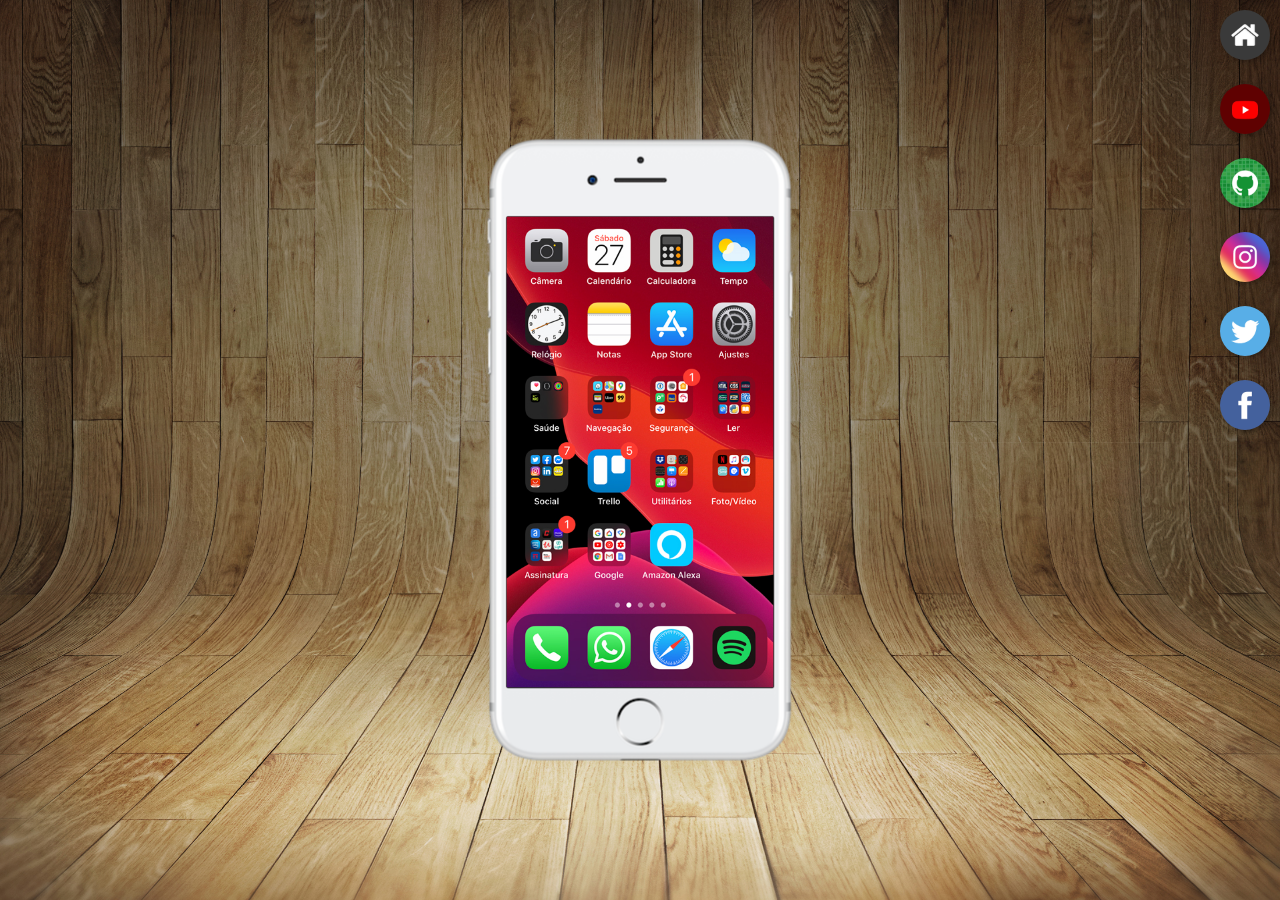
<file: index.html>
<!DOCTYPE html>
<html lang="pt-br">
<head>
    <meta charset="UTF-8">
    <meta name="viewport" content="width=device-width, initial-scale=1.0">
    <link rel="shortcut icon" href="favicon.ico" type="image/x-icon">
    <link rel="stylesheet" href="estilos/style.css">
    <title>Projeto Redes Sociais</title>
</head>
<body>
<main>
    <section id="telefone">
<iframe src="home.html" name="tela" id="tela" frameborder="0">
    Seu navegador não é compatível com isso.
</iframe>
    </section>

    <section id="redes-sociais">
<a href="home.html" target="tela"><img src="imagens/logo-home.jpg" alt="home"></a><br>

<a href="youtube.html" target="tela"><img src="imagens/logo-youtube.jpg" alt="Youtube"></a><br>

<a href="github.html" target="tela"><img src="imagens/logo-github.jpg" alt="GitHub"></a><br>

<a href="instagram.html" target="tela"><img src="imagens/logo-instagram.jpg" alt="Instagram"></a><br>

<a href="twitter.html" target="tela"><img src="imagens/logo-twitter.jpg" alt="Twitter"></a><br>

<a href="facebook.html" target="tela"><img src="imagens/logo-facebook.jpg" alt="Facebook"></a>
    </section>
</main>
</body>
</html>
</file>
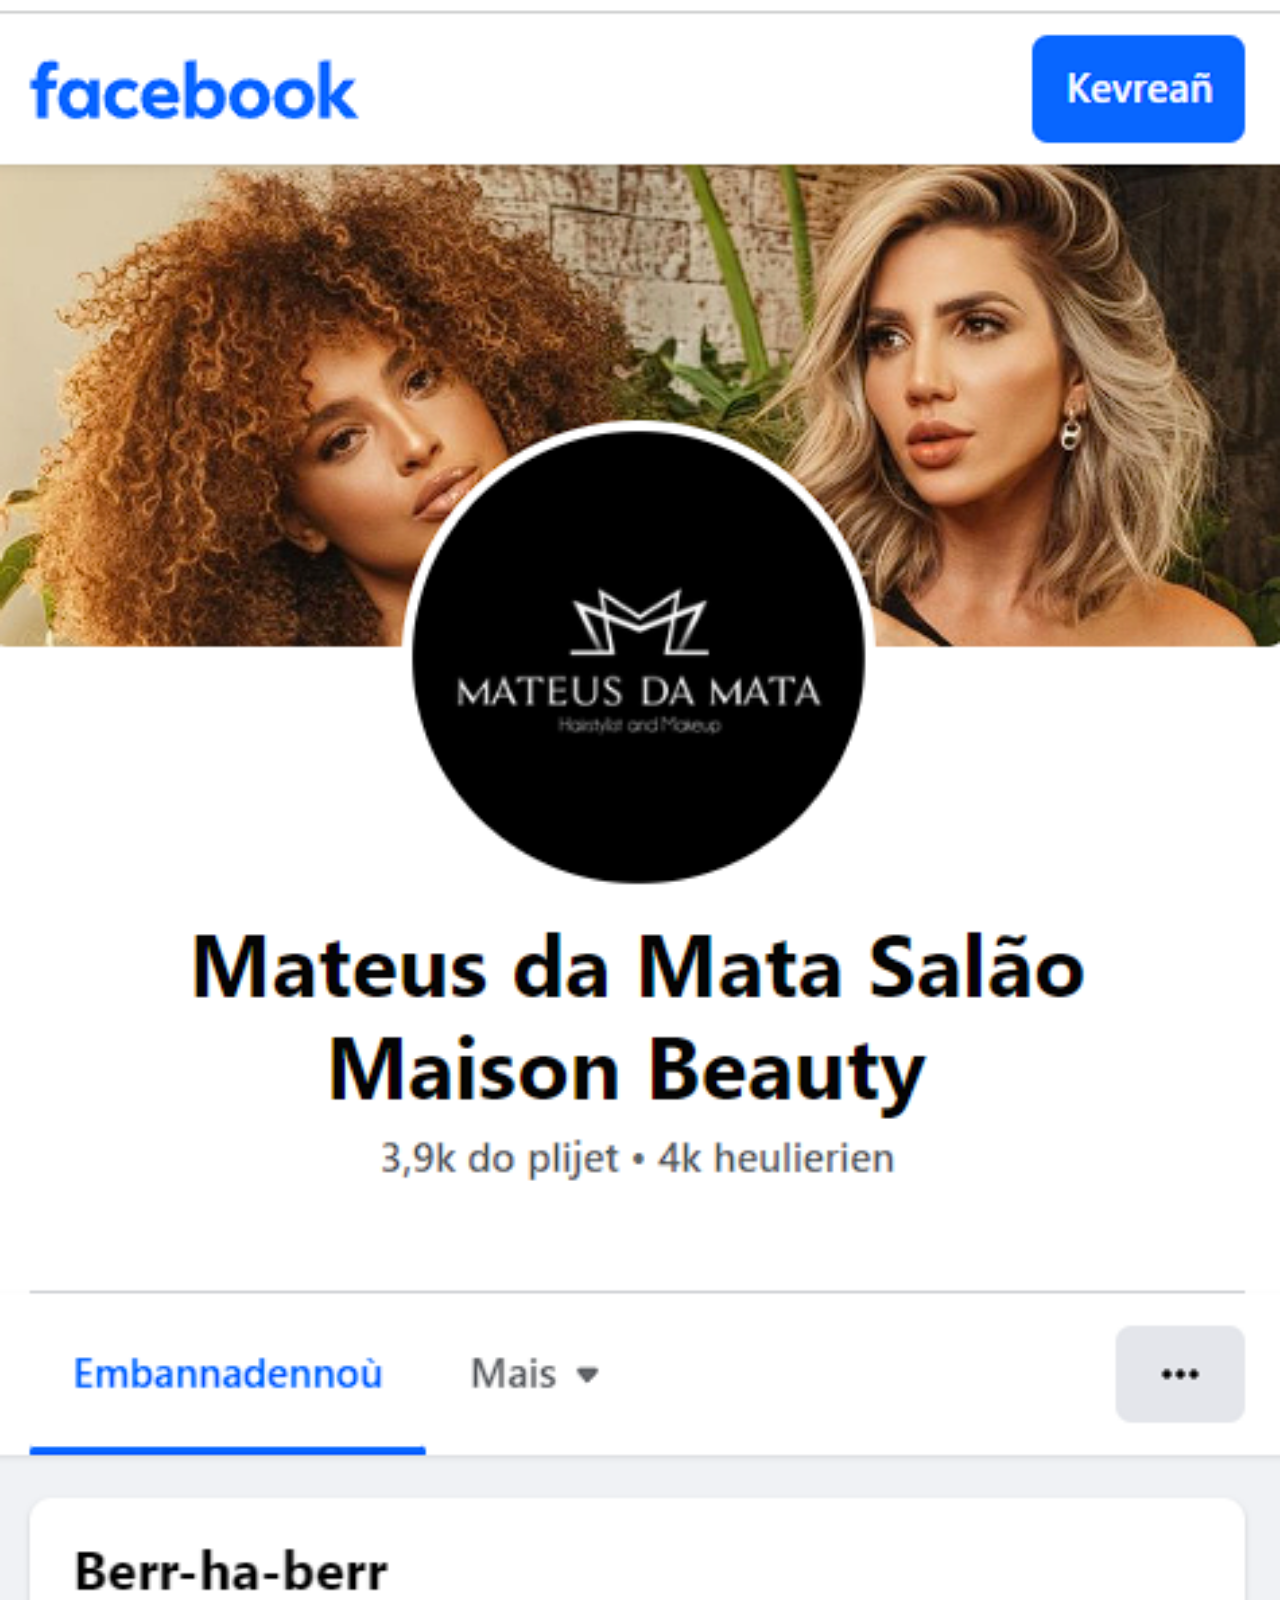
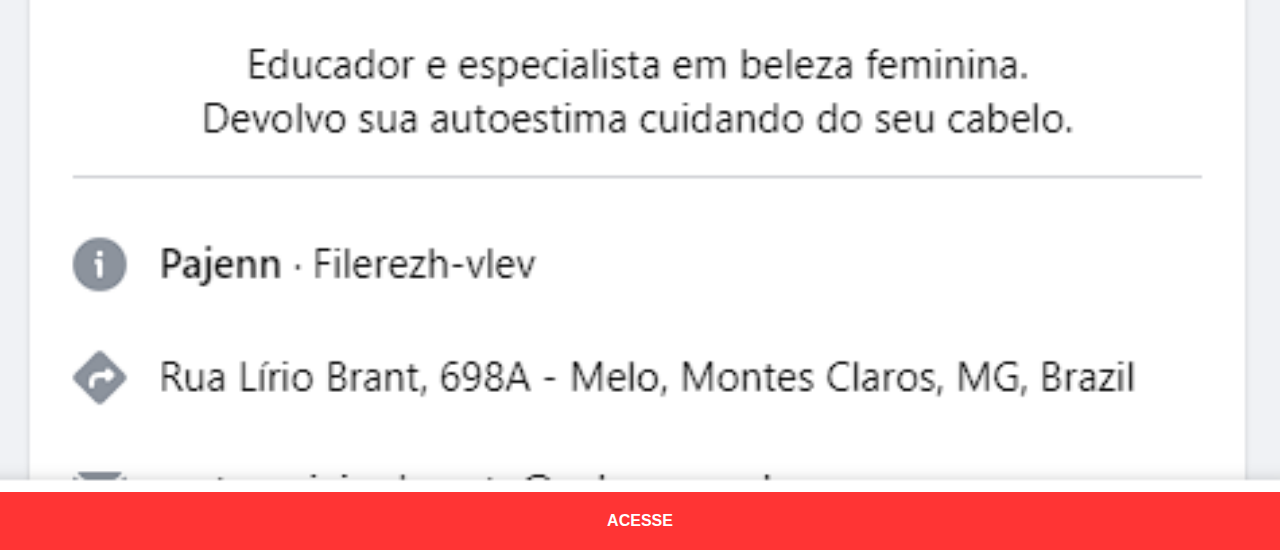
<file: facebook.html>
<!DOCTYPE html>
<html lang="pt-br">
<head>
    <meta charset="UTF-8">
    <meta name="viewport" content="width=device-width, initial-scale=1.0">
    <title>Facebook</title>
    <link rel="stylesheet" href="estilos/social.css">
</head>
<body>
    <img src="imagens/Captura de tela 2023-11-30 185943.png" alt="Facebook">
    <a href="https://www.facebook.com/salaomateusdamata/?locale=br_FR" target="_blank">ACESSE</a>
</body>
</html>
</file>
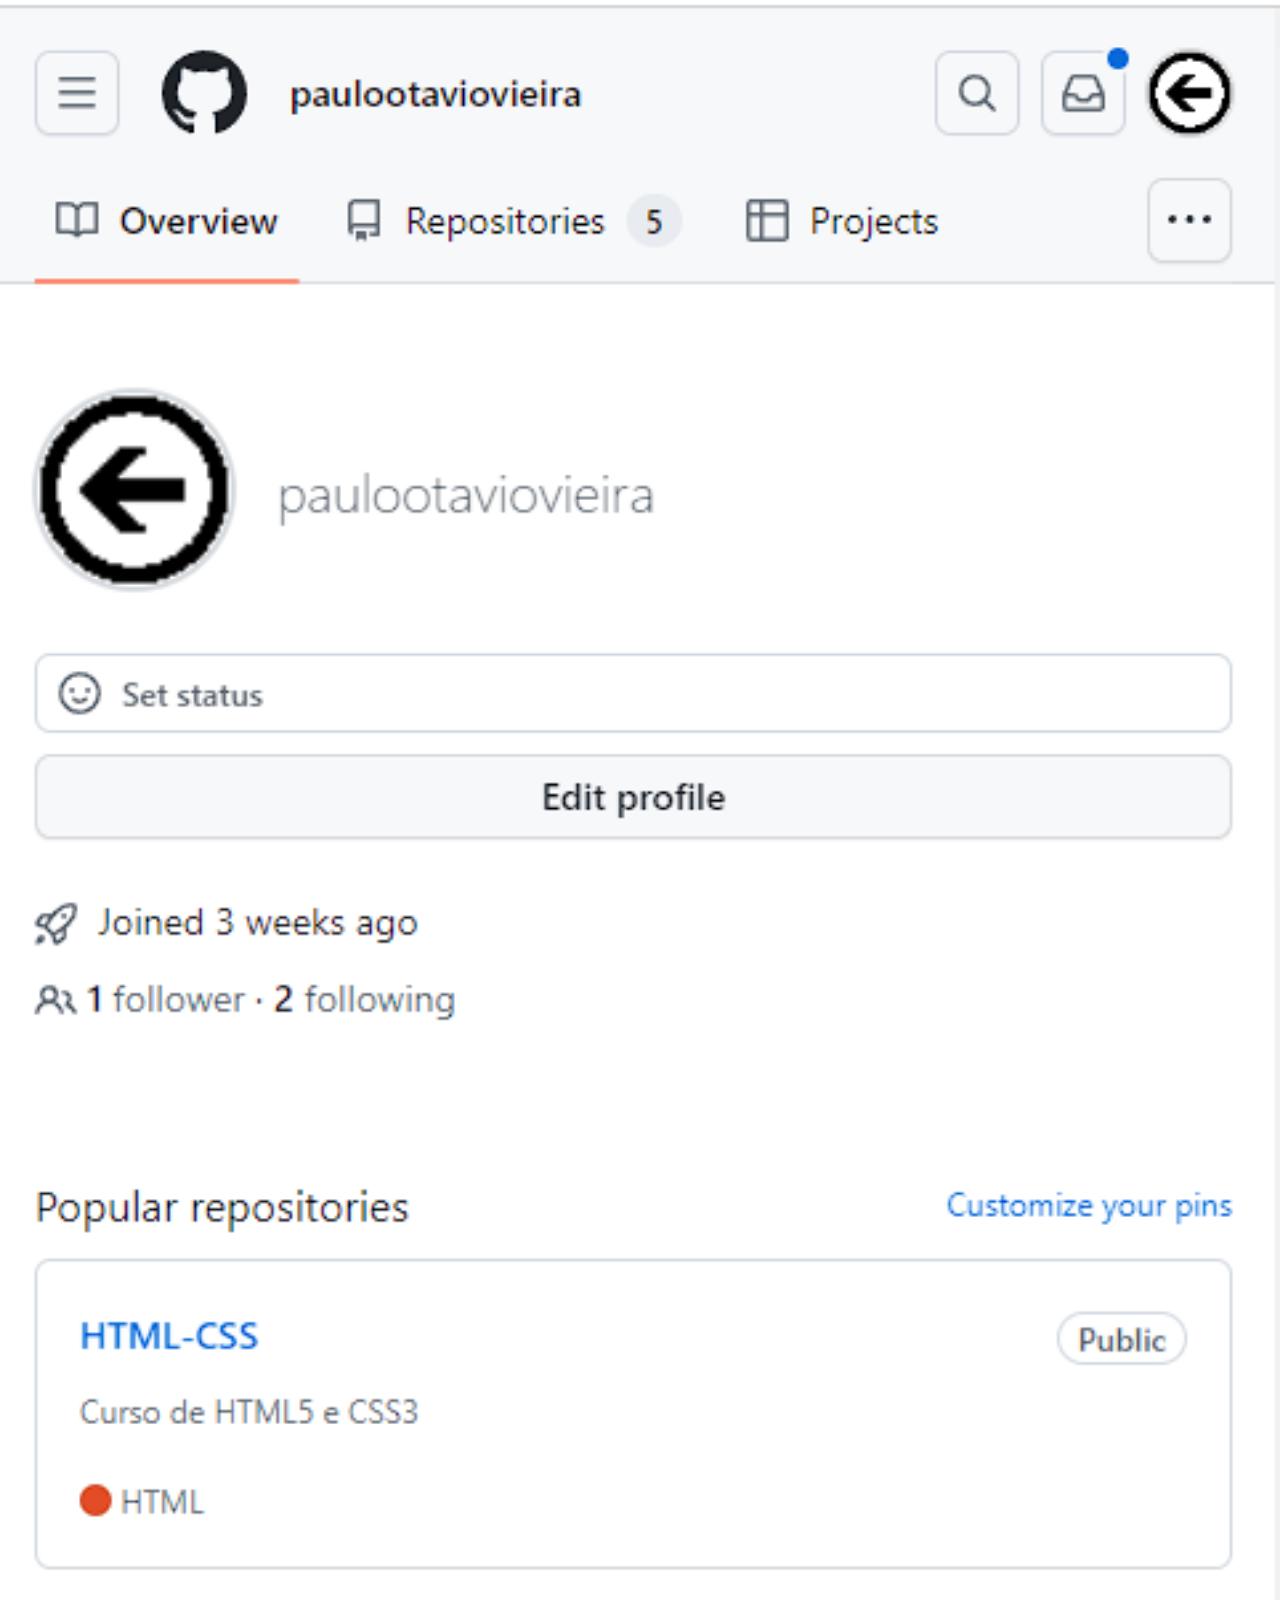
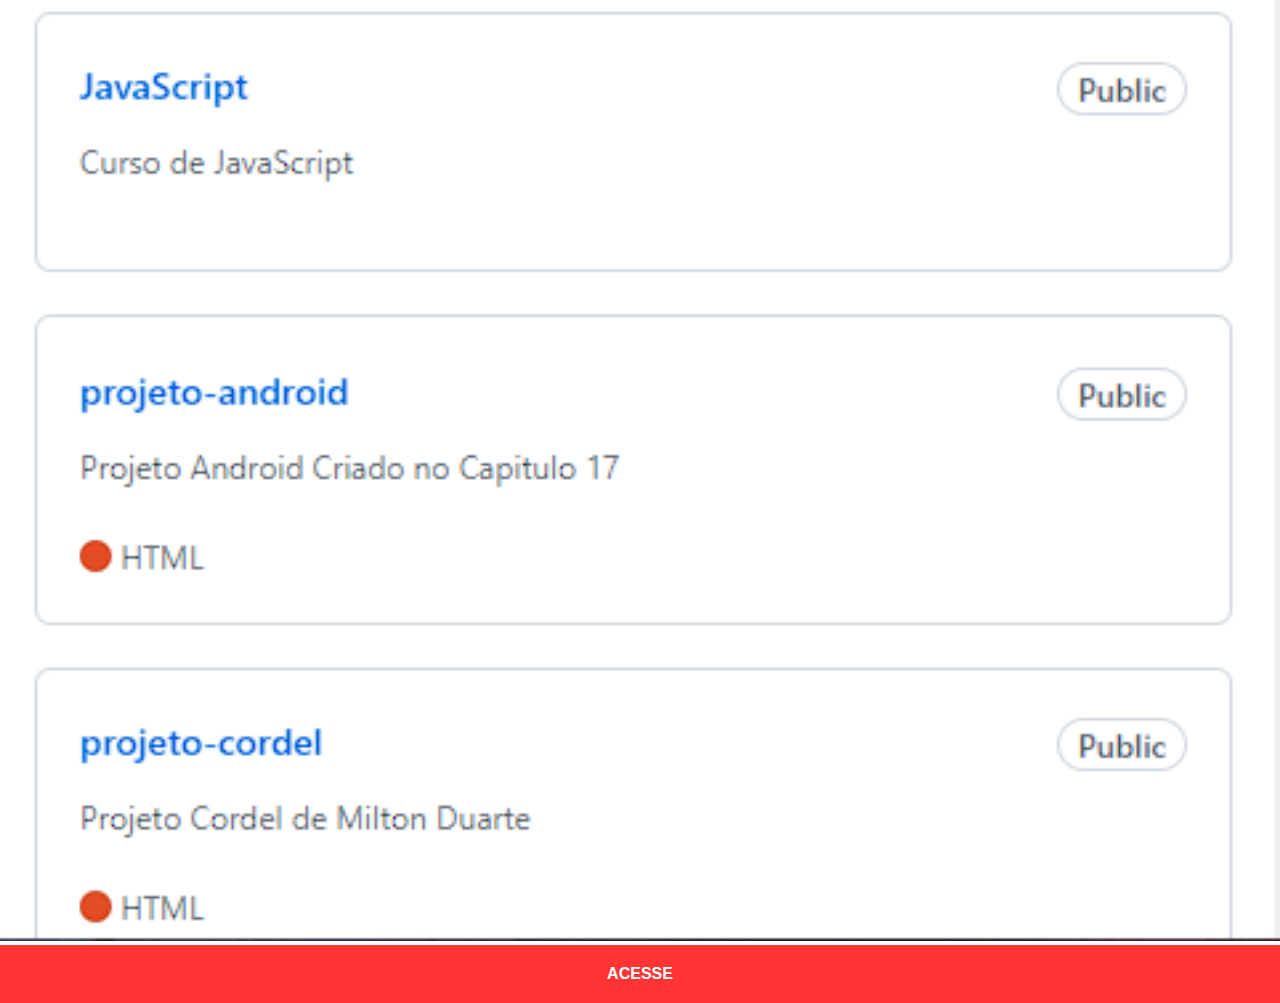
<file: github.html>
<!DOCTYPE html>
<html lang="pt-br">
<head>
    <meta charset="UTF-8">
    <meta name="viewport" content="width=device-width, initial-scale=1.0">
    <title>GitHub</title>
    <link rel="stylesheet" href="estilos/social.css">
</head>
<body>
    <img src="imagens/Captura de tela 2023-11-30 190212.png" alt="GitHub">
    <a href="https://github.com/paulootaviovieira" target="_blank">ACESSE</a>
</body>
</html>
</file>
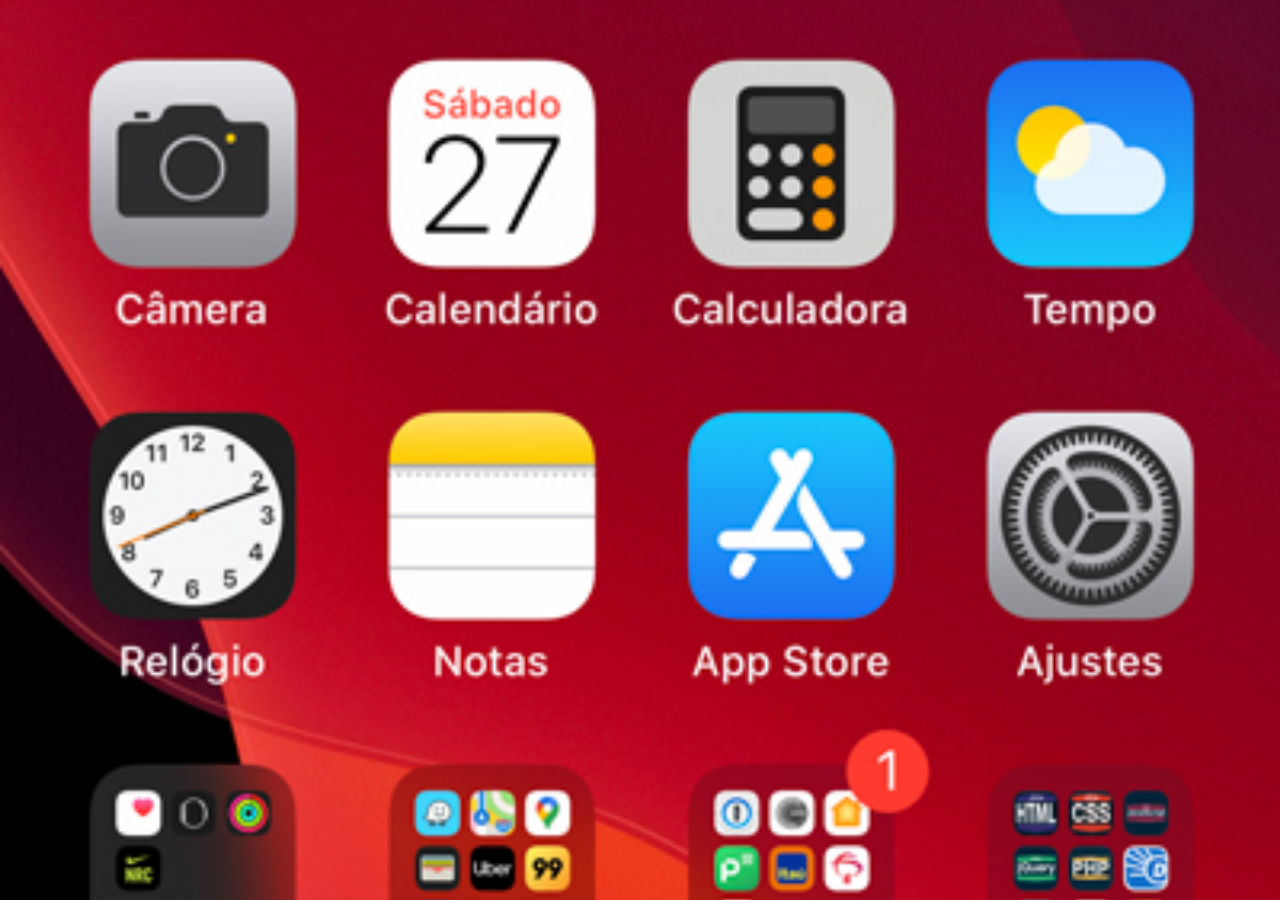
<file: home.html>
<!DOCTYPE html>
<html lang="pt-br">
<head>
    <meta charset="UTF-8">
    <meta name="viewport" content="width=device-width, initial-scale=1.0">
    <title>Home</title>
</head>
<style>
    * {
        margin: 0px;
        padding: 0px; 
      }

body {
    width: 100vw;
    height: 100vh;
    background: black url(imagens/tela-home.jpg) no-repeat top center;
    background-size: cover;
}
</style>
<body>
    
</body>
</html>
</file>
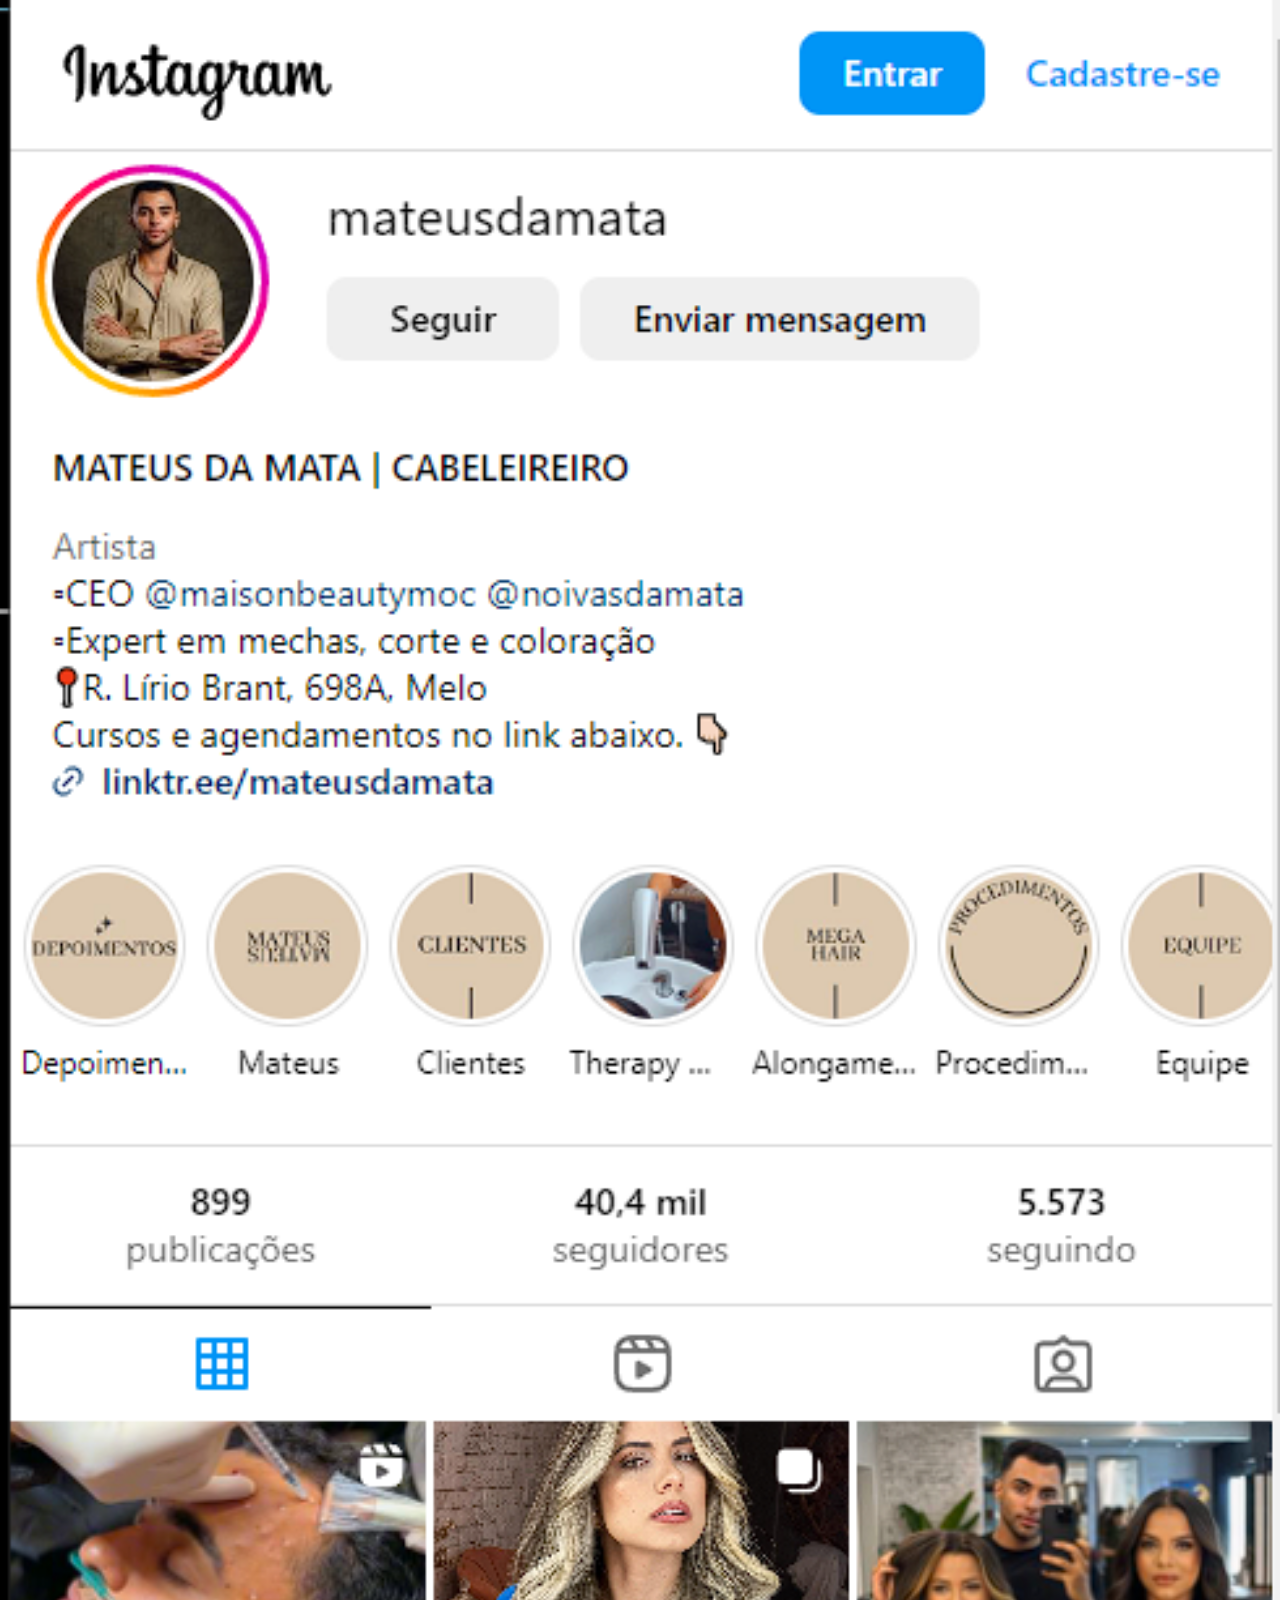
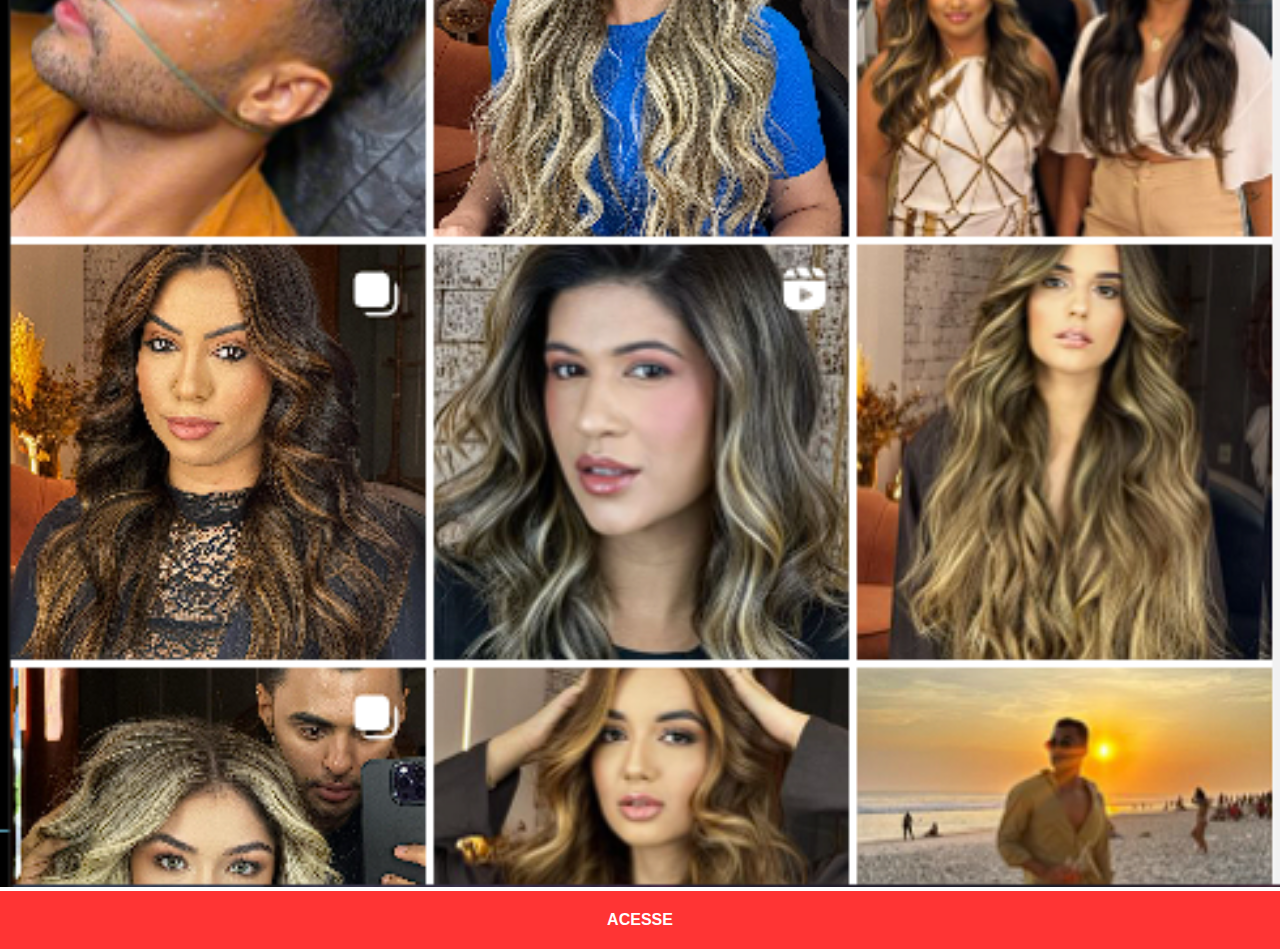
<file: instagram.html>
<!DOCTYPE html>
<html lang="pt-br">
<head>
    <meta charset="UTF-8">
    <meta name="viewport" content="width=device-width, initial-scale=1.0">
    <title>Instagram</title>
    <link rel="stylesheet" href="estilos/social.css">
</head>
<body>
    <img src="imagens/Captura de tela 2023-11-30 184601.png" alt="Instagram">
    <a href="https://www.instagram.com/mateusdamata/" target="_blank">ACESSE</a>
</body>
</html>
</file>
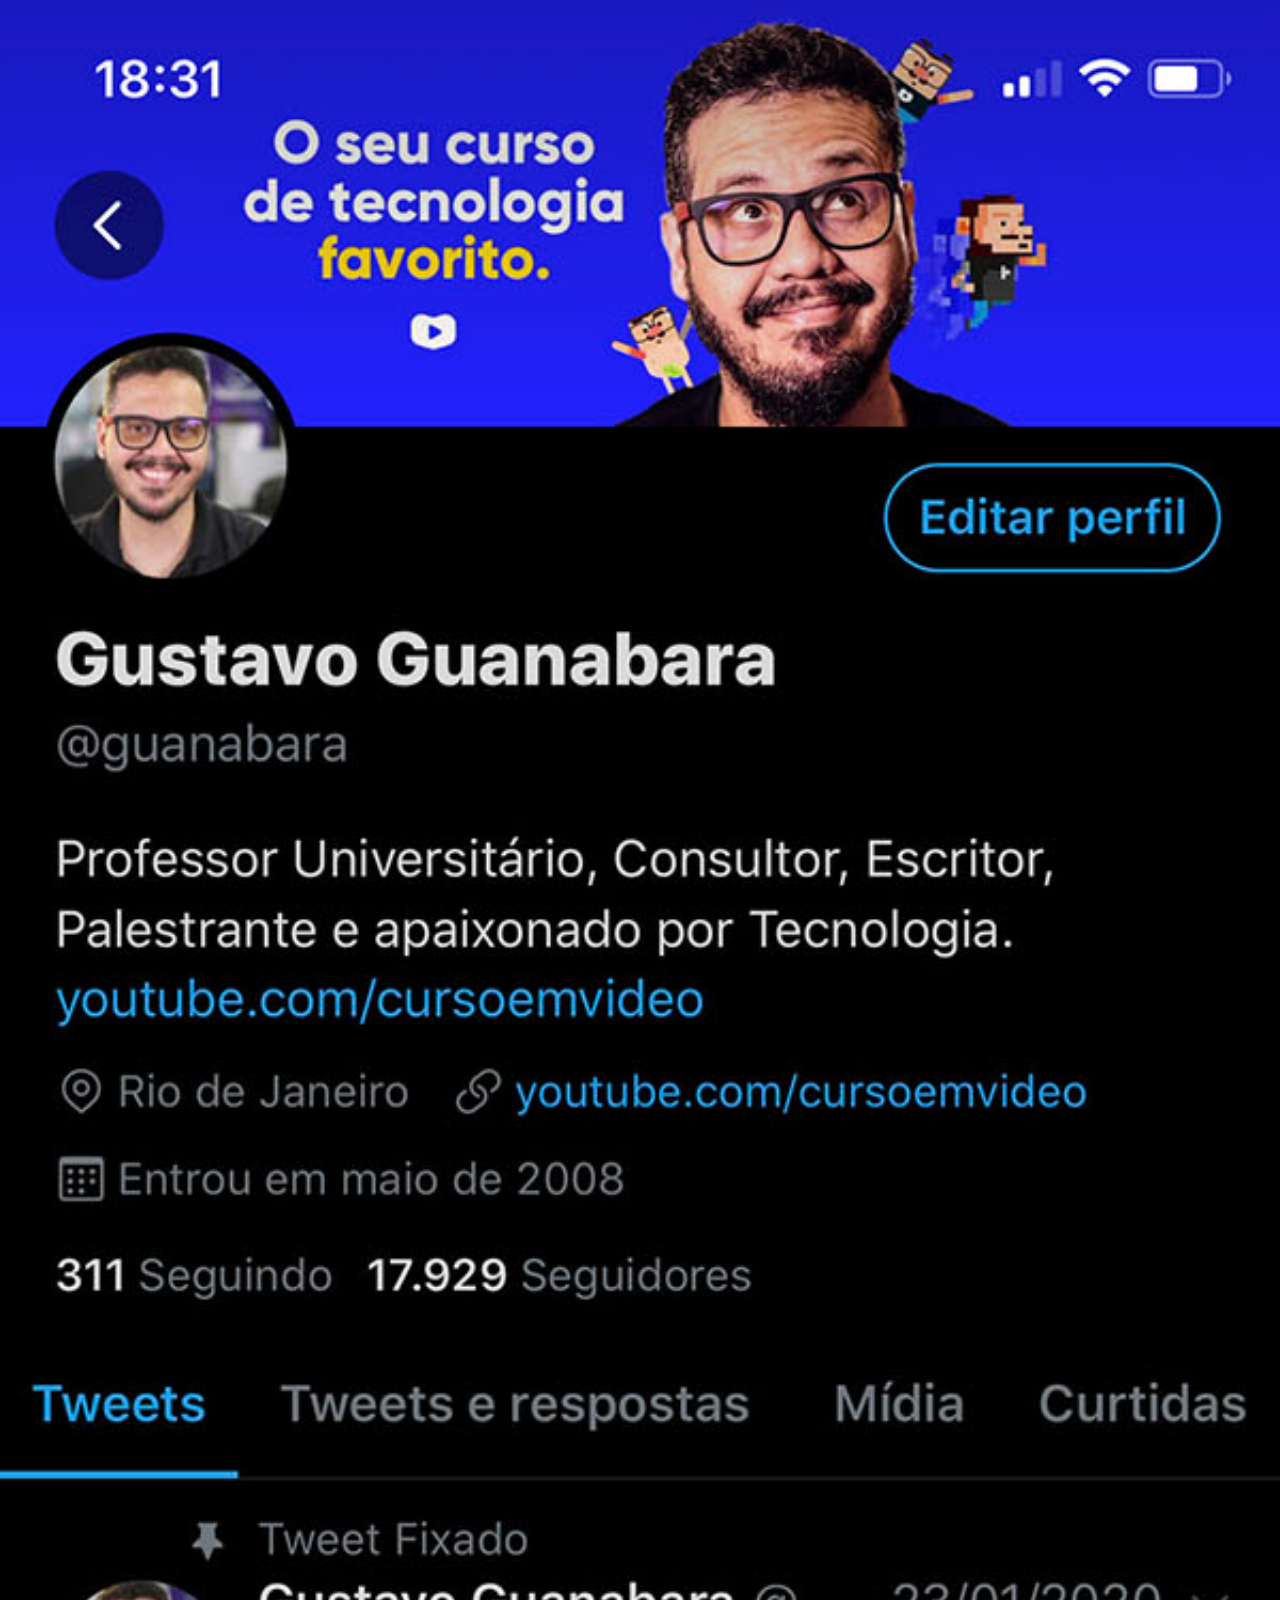
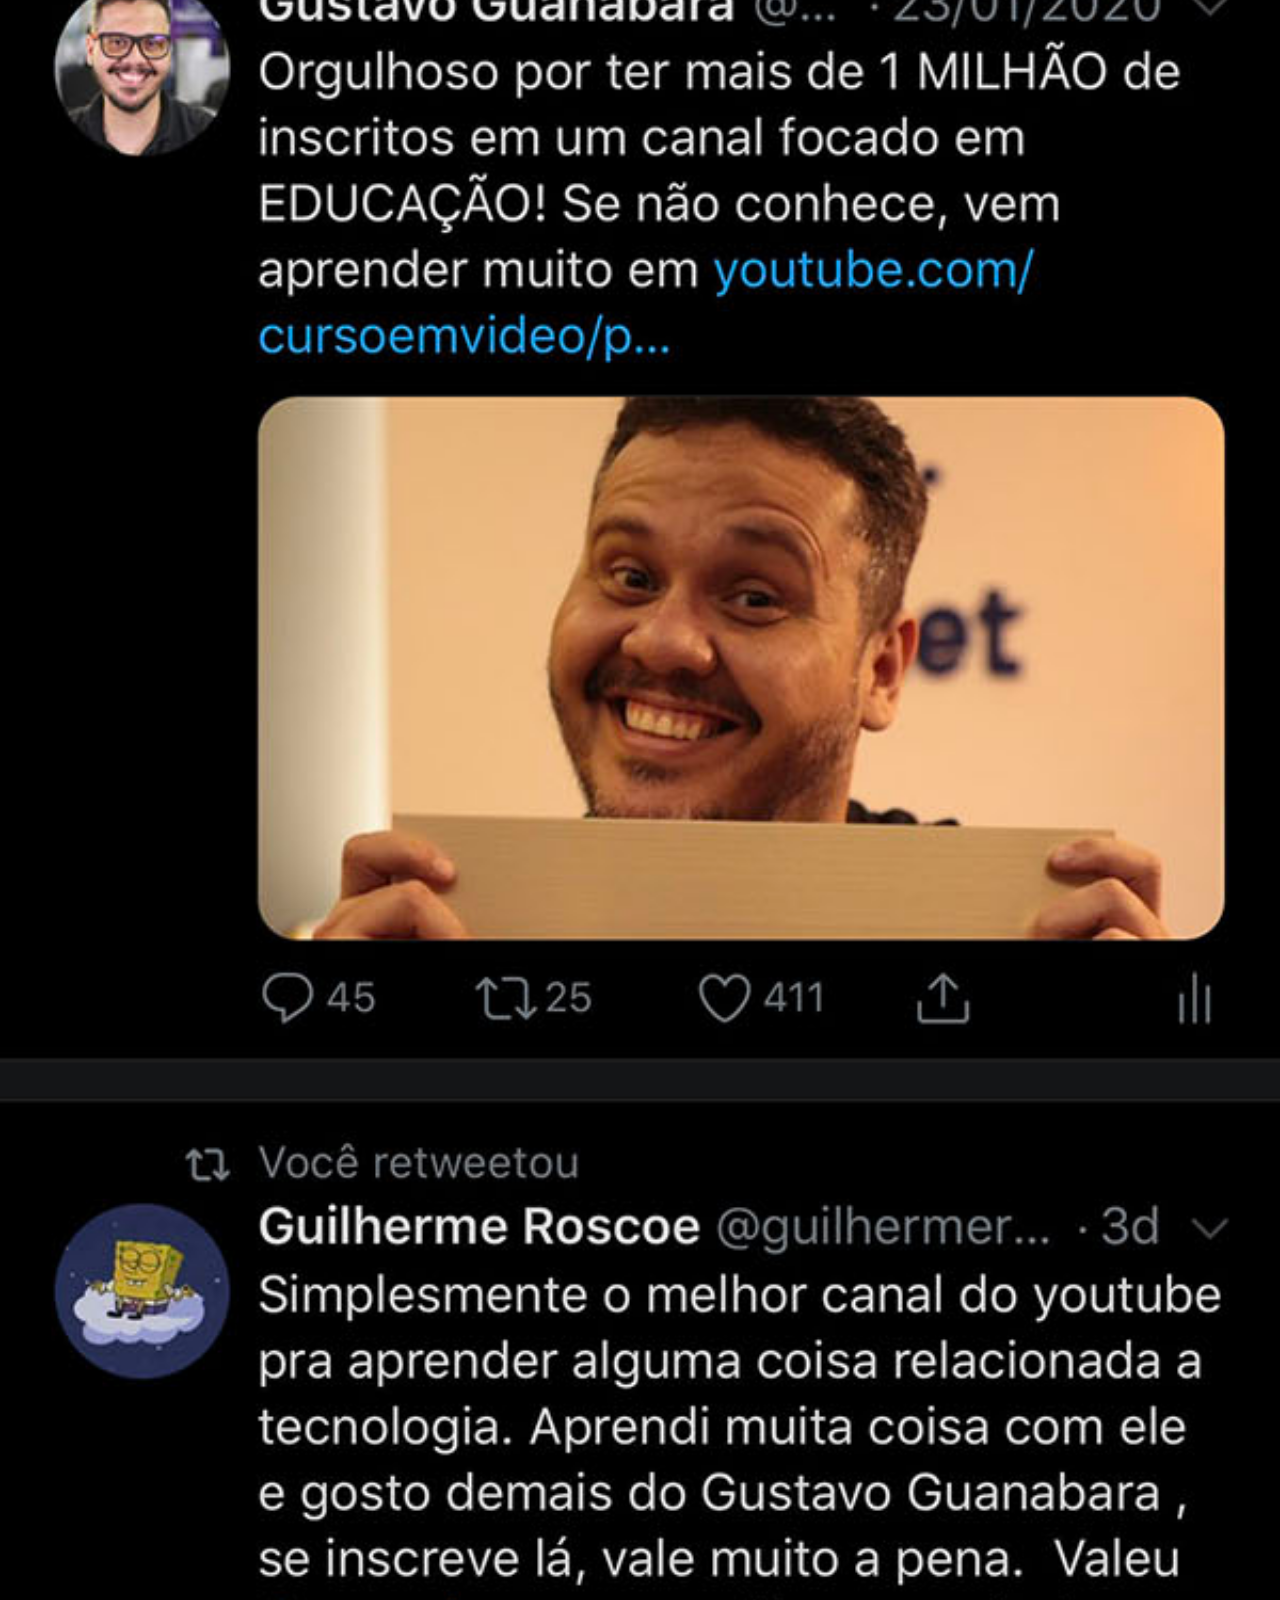
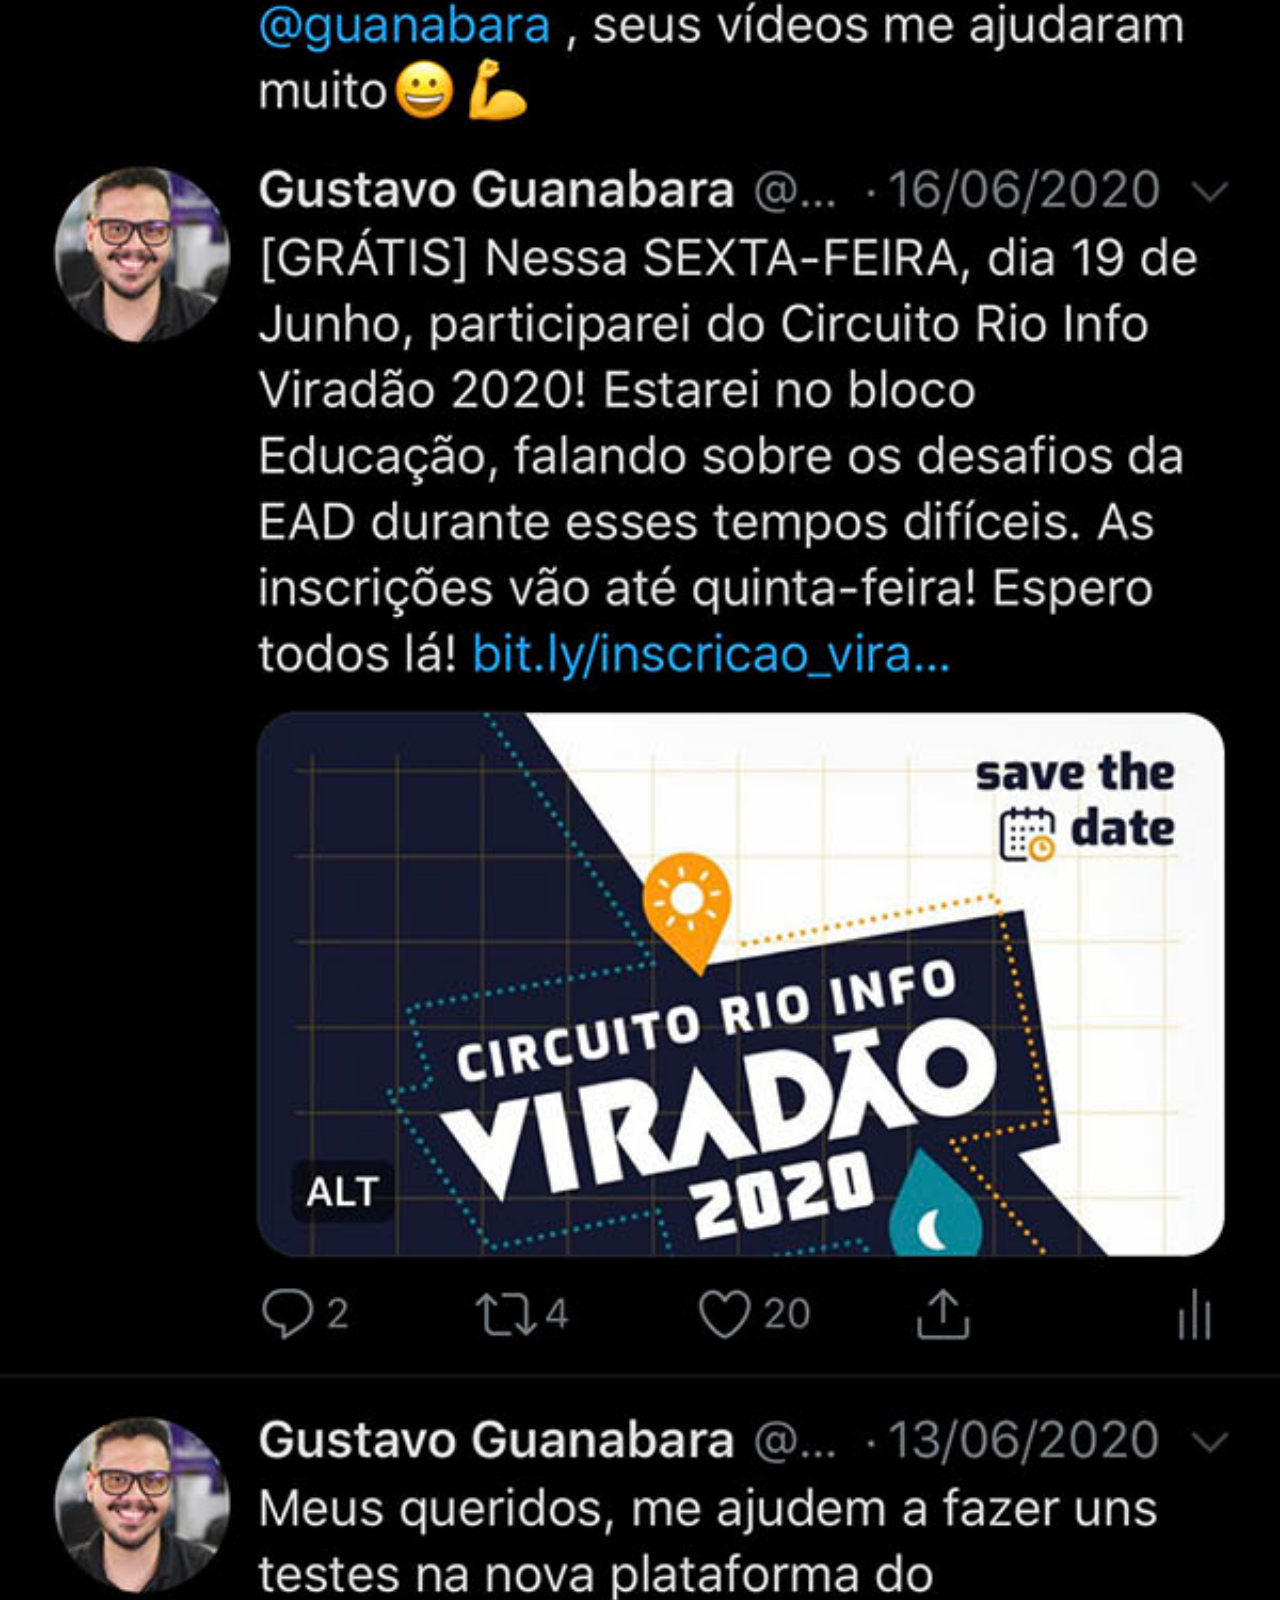
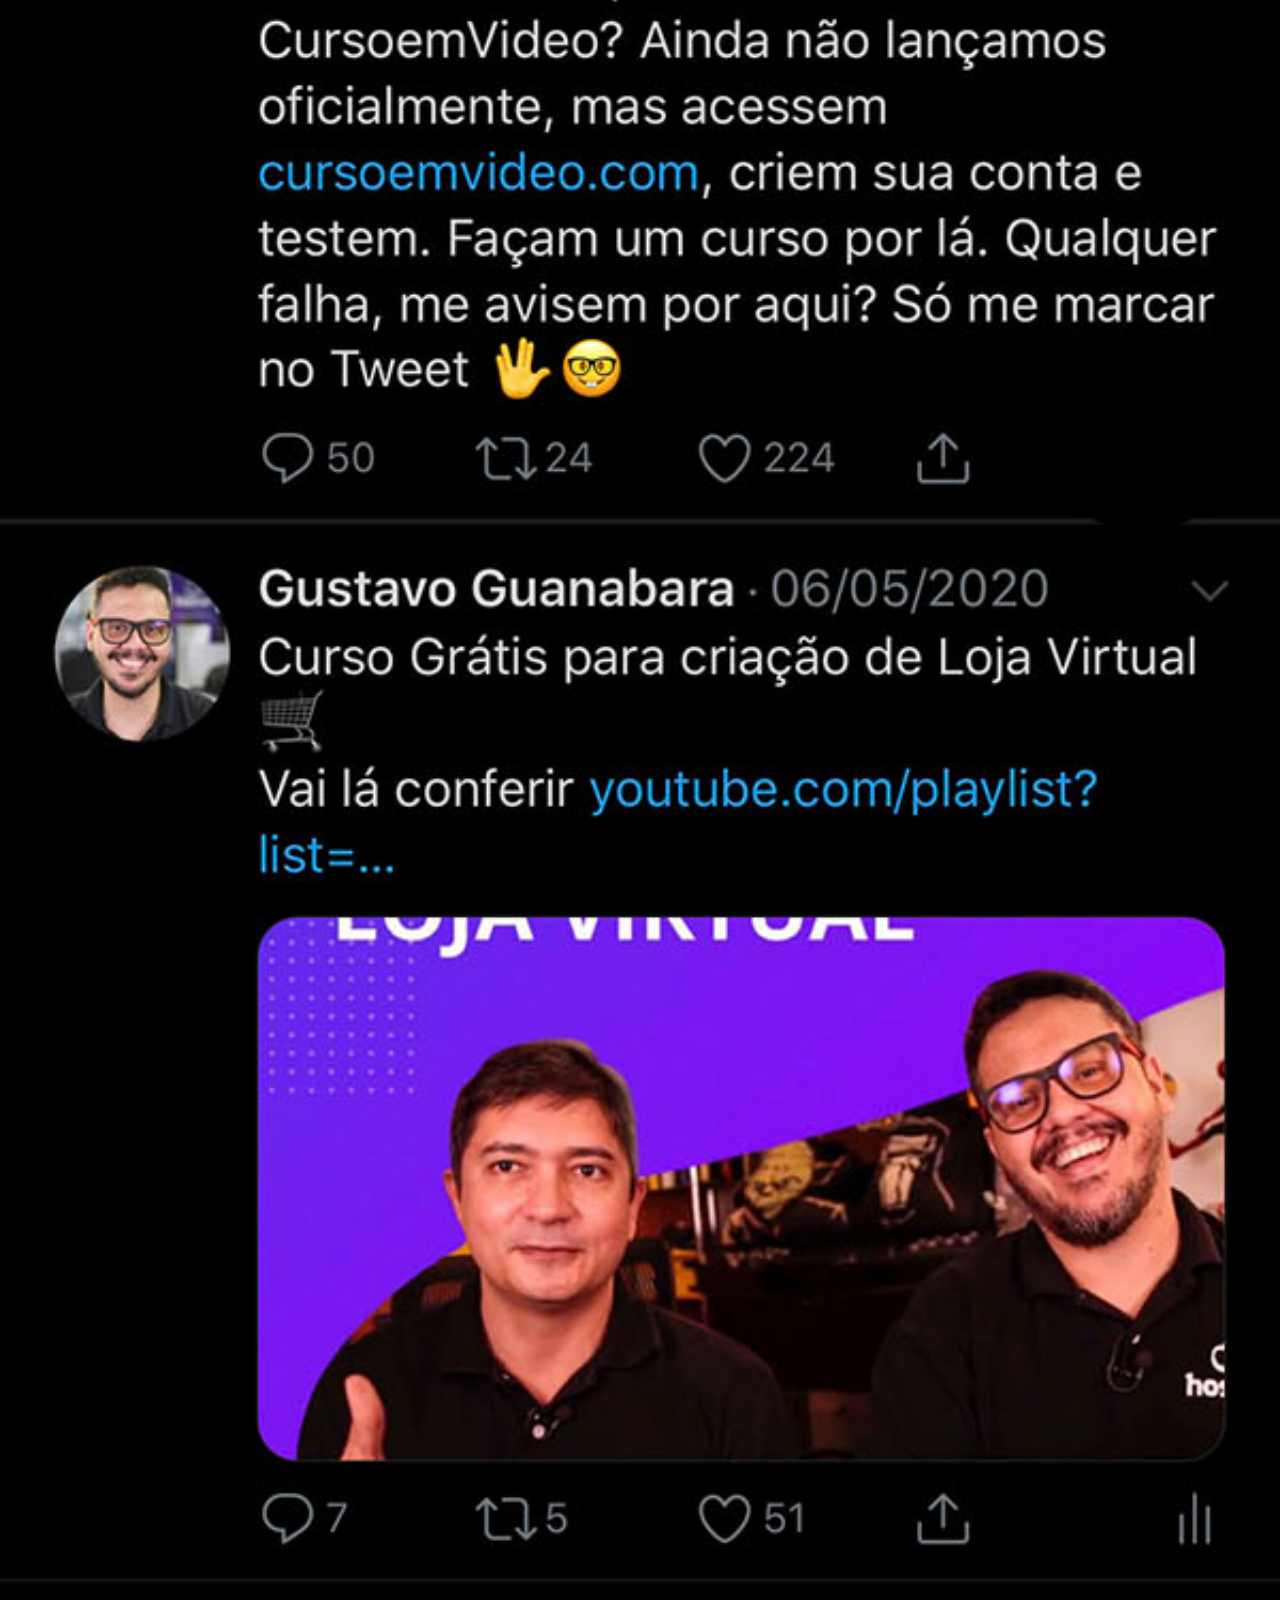
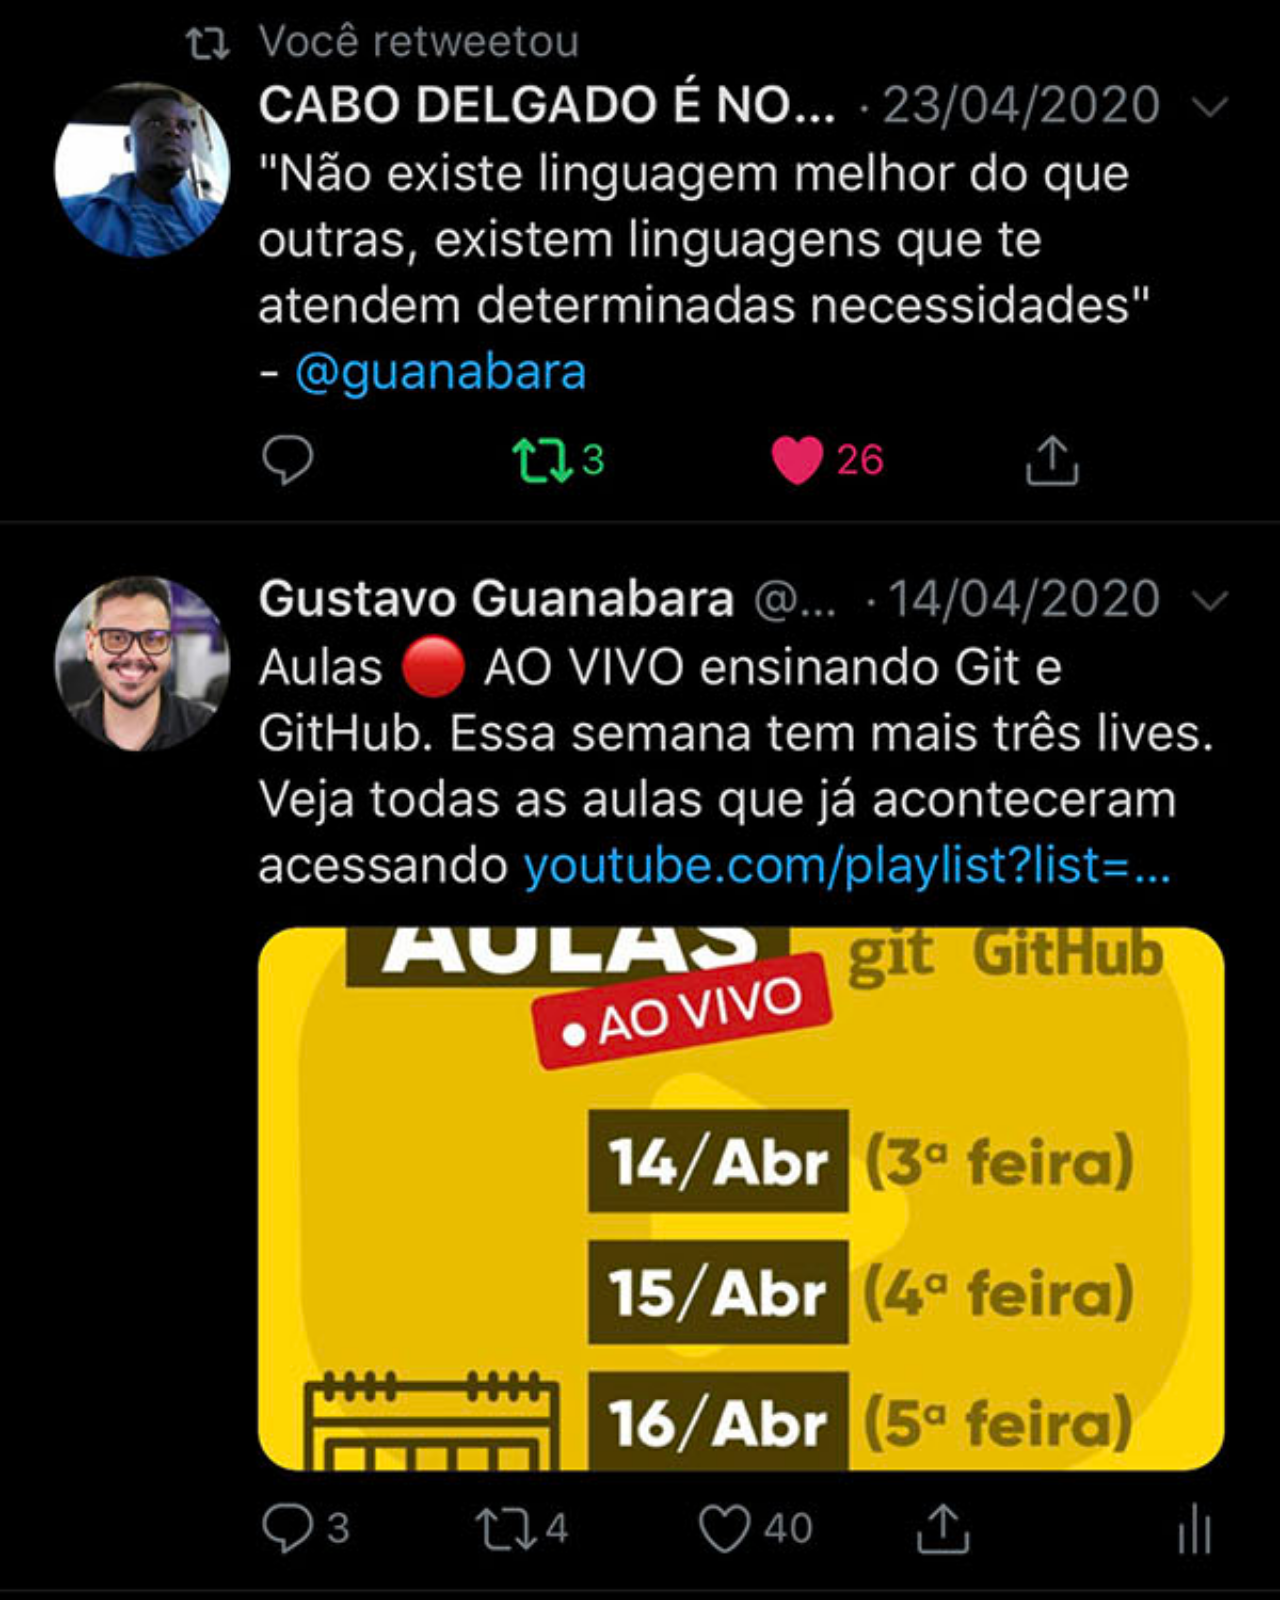
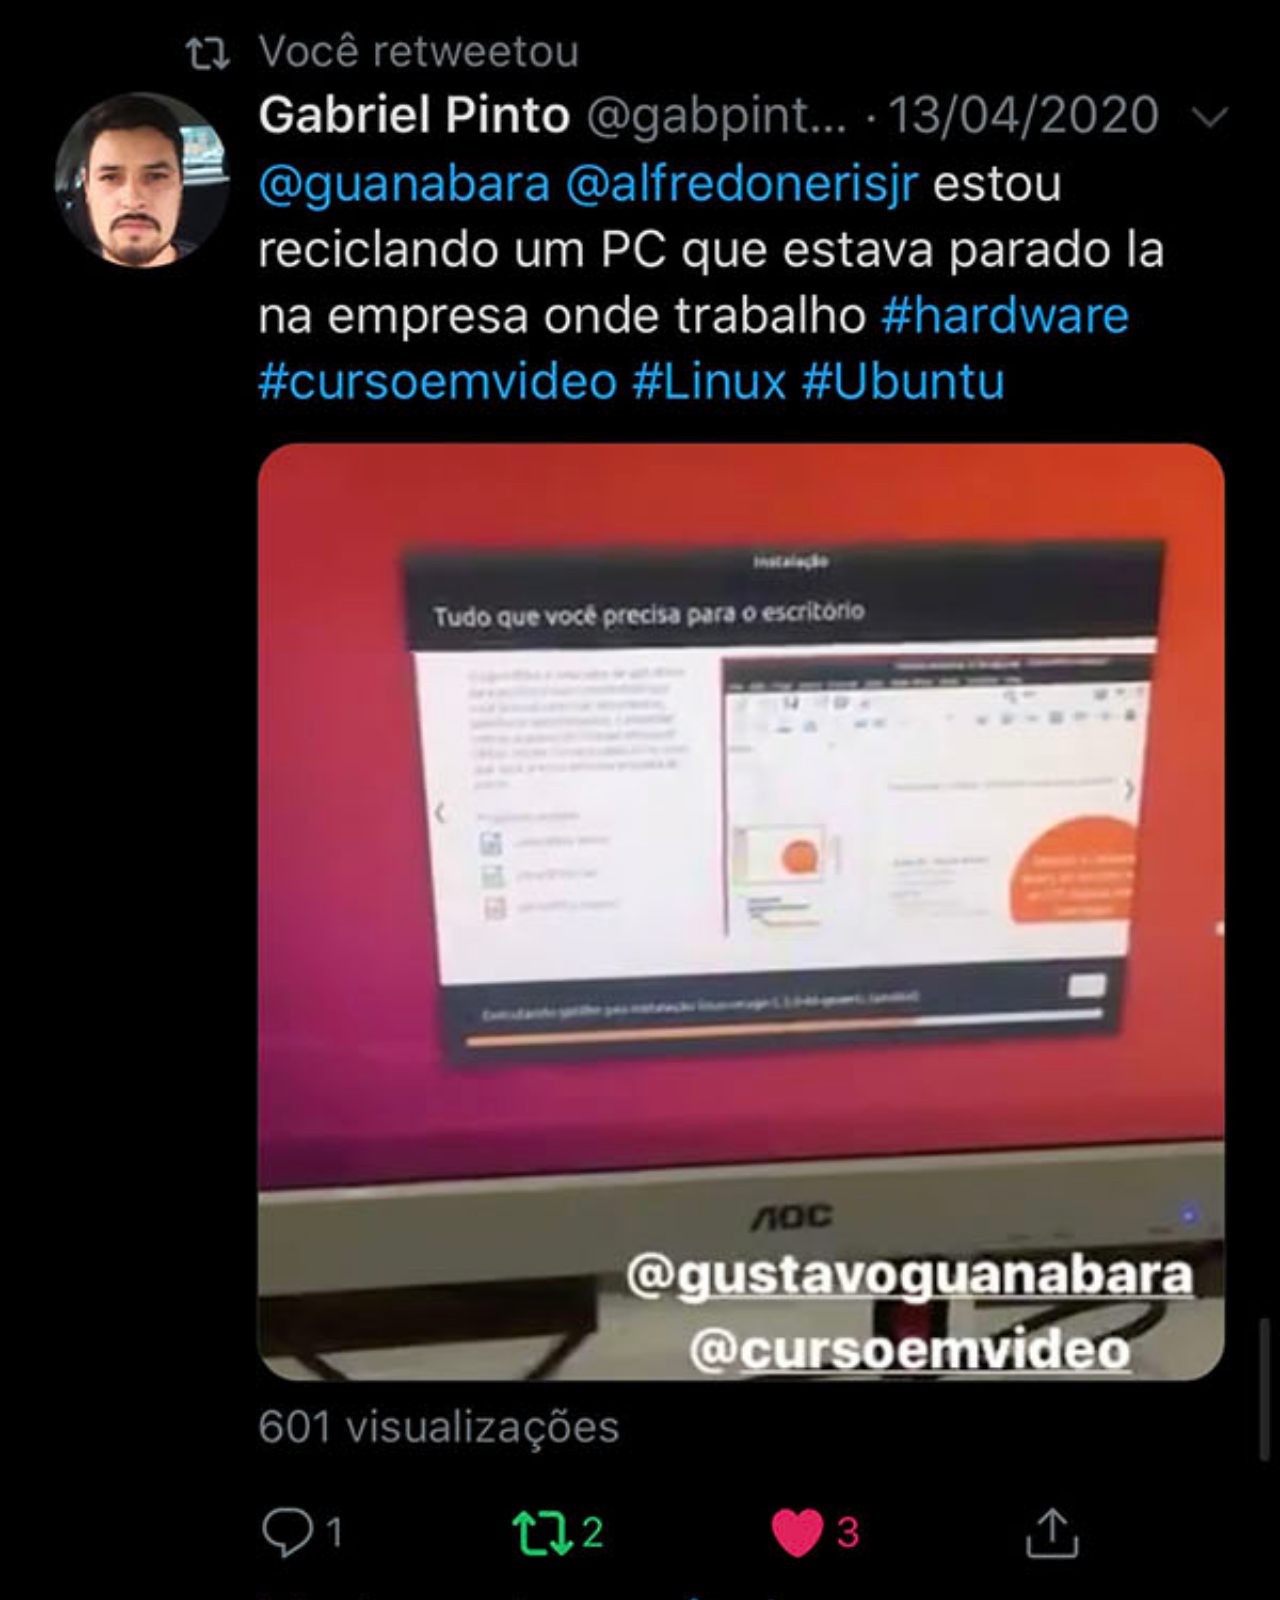
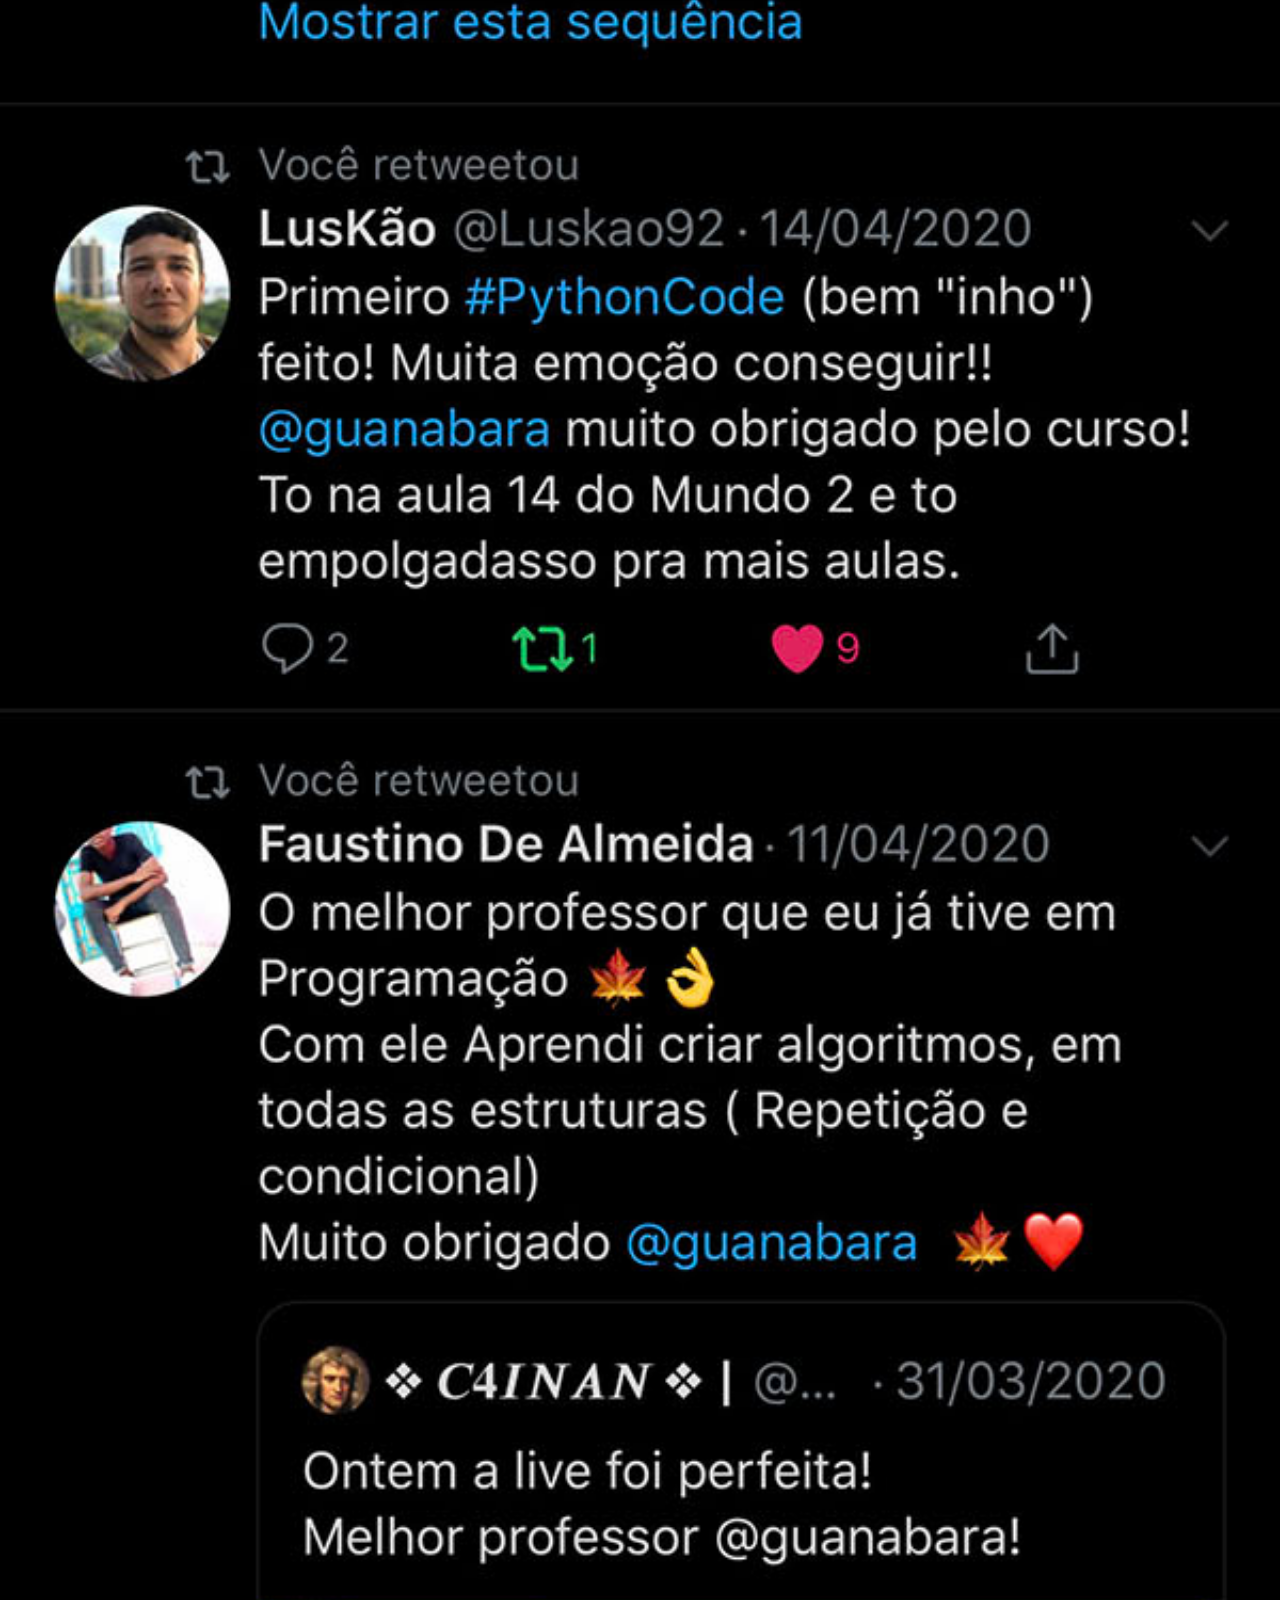
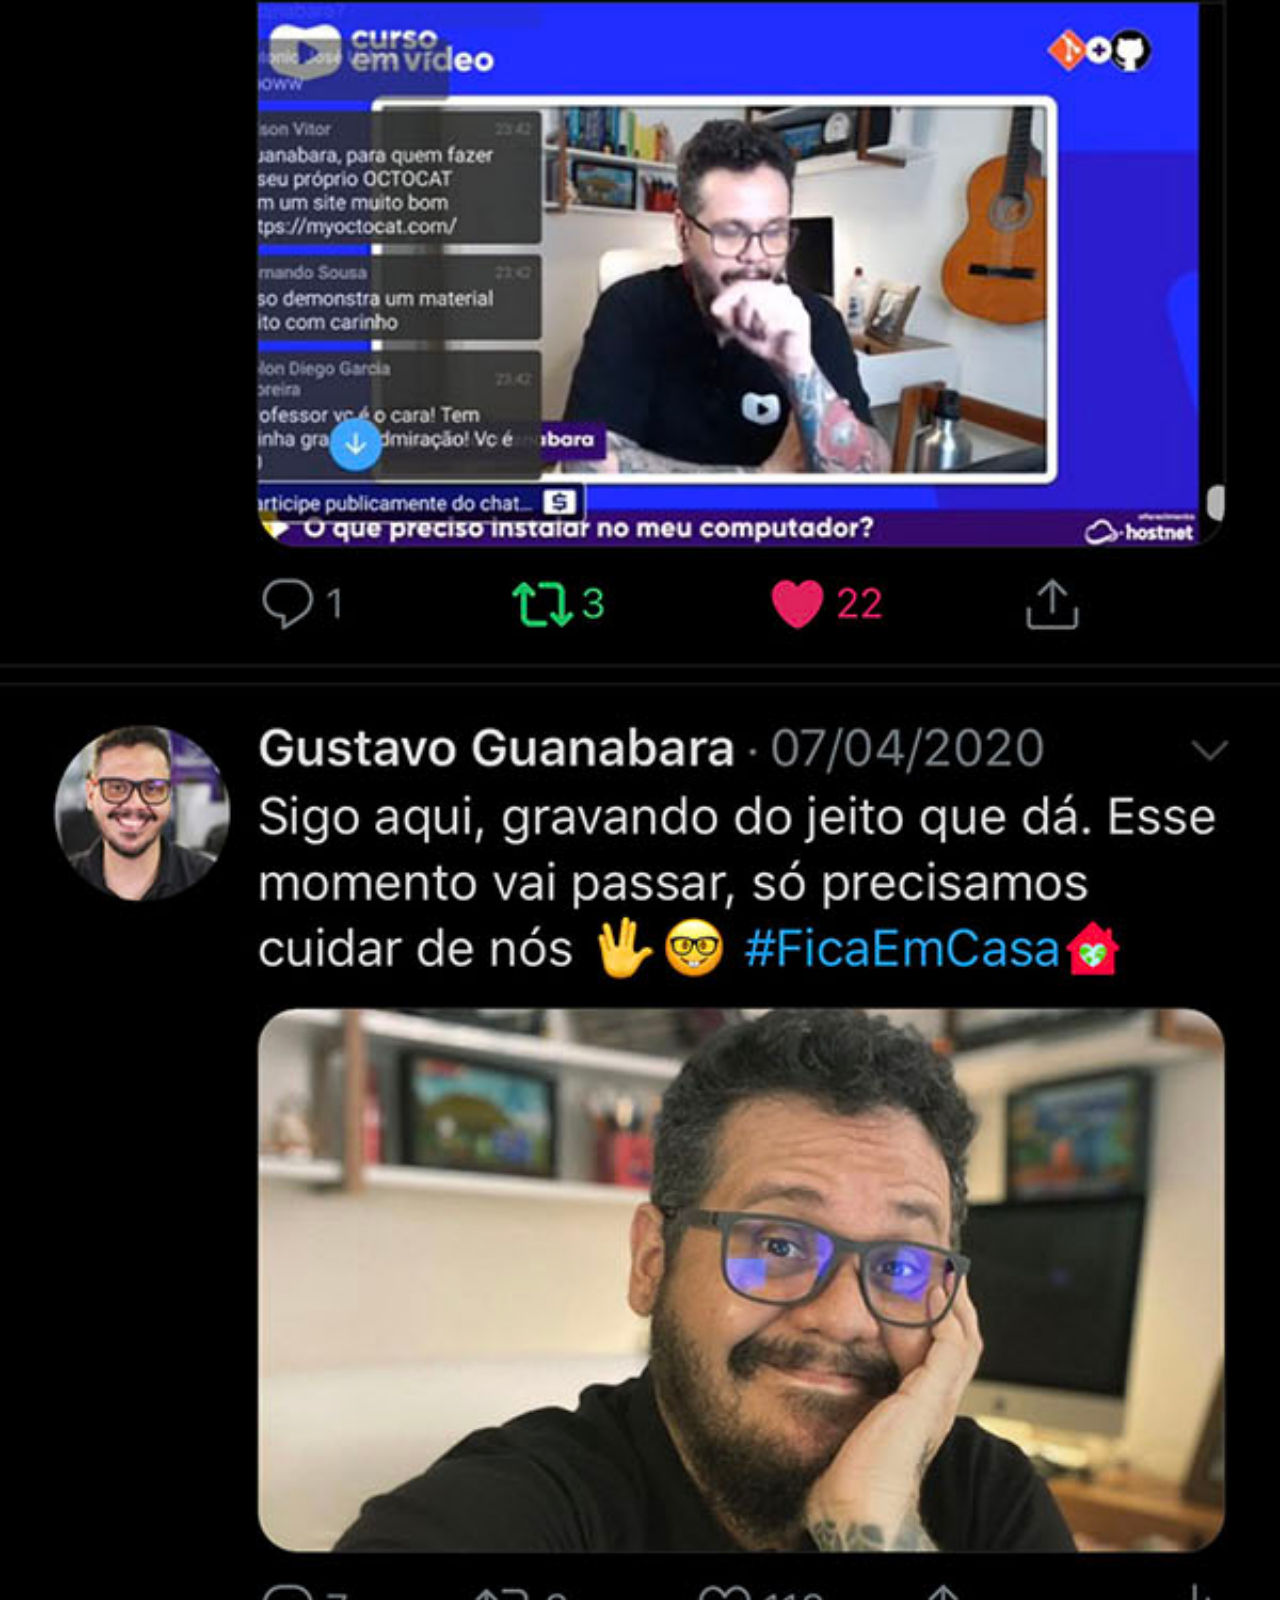
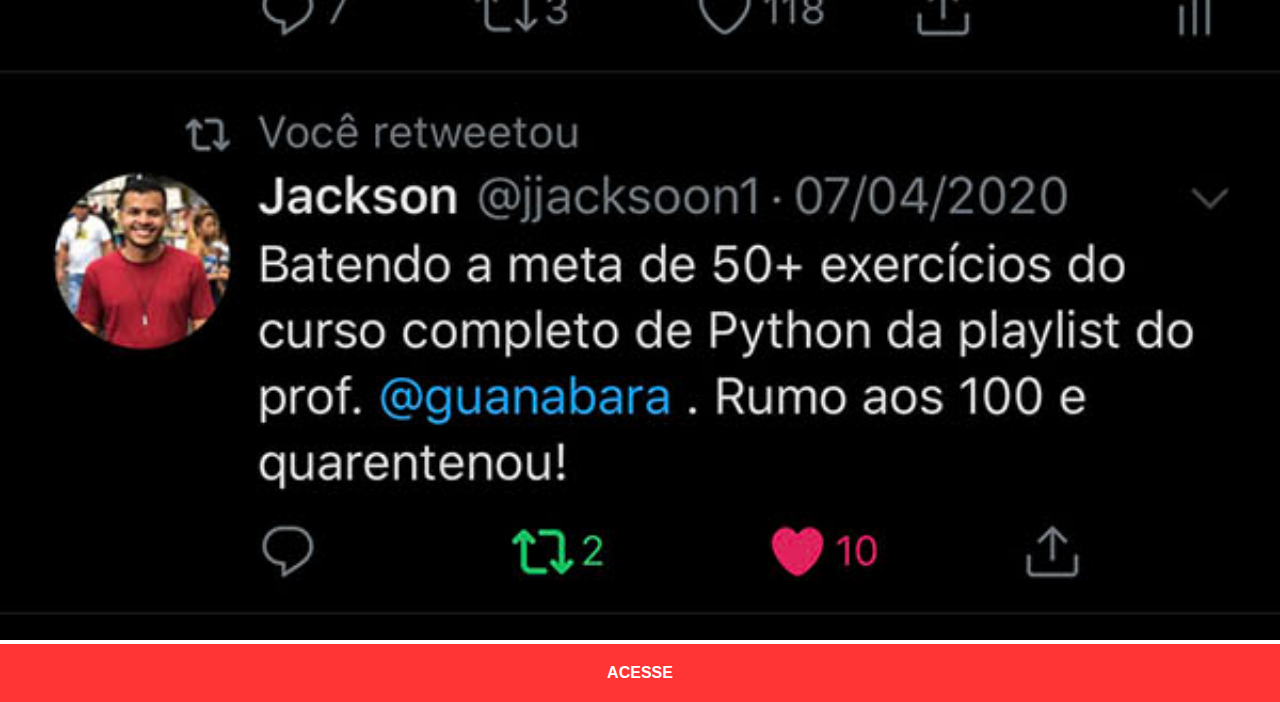
<file: twitter.html>
<!DOCTYPE html>
<html lang="pt-br">
<head>
    <meta charset="UTF-8">
    <meta name="viewport" content="width=device-width, initial-scale=1.0">
    <title>Twitter</title>
    <link rel="stylesheet" href="estilos/social.css">
</head>
<body>
    <img src="imagens/tela-twitter.jpg" alt="Twitter">
    <a href="https://twitter.com/search?q=Infosus&src=spelling_expansion_revert_click" target="_blank">ACESSE</a>
</body>
</html>
</file>
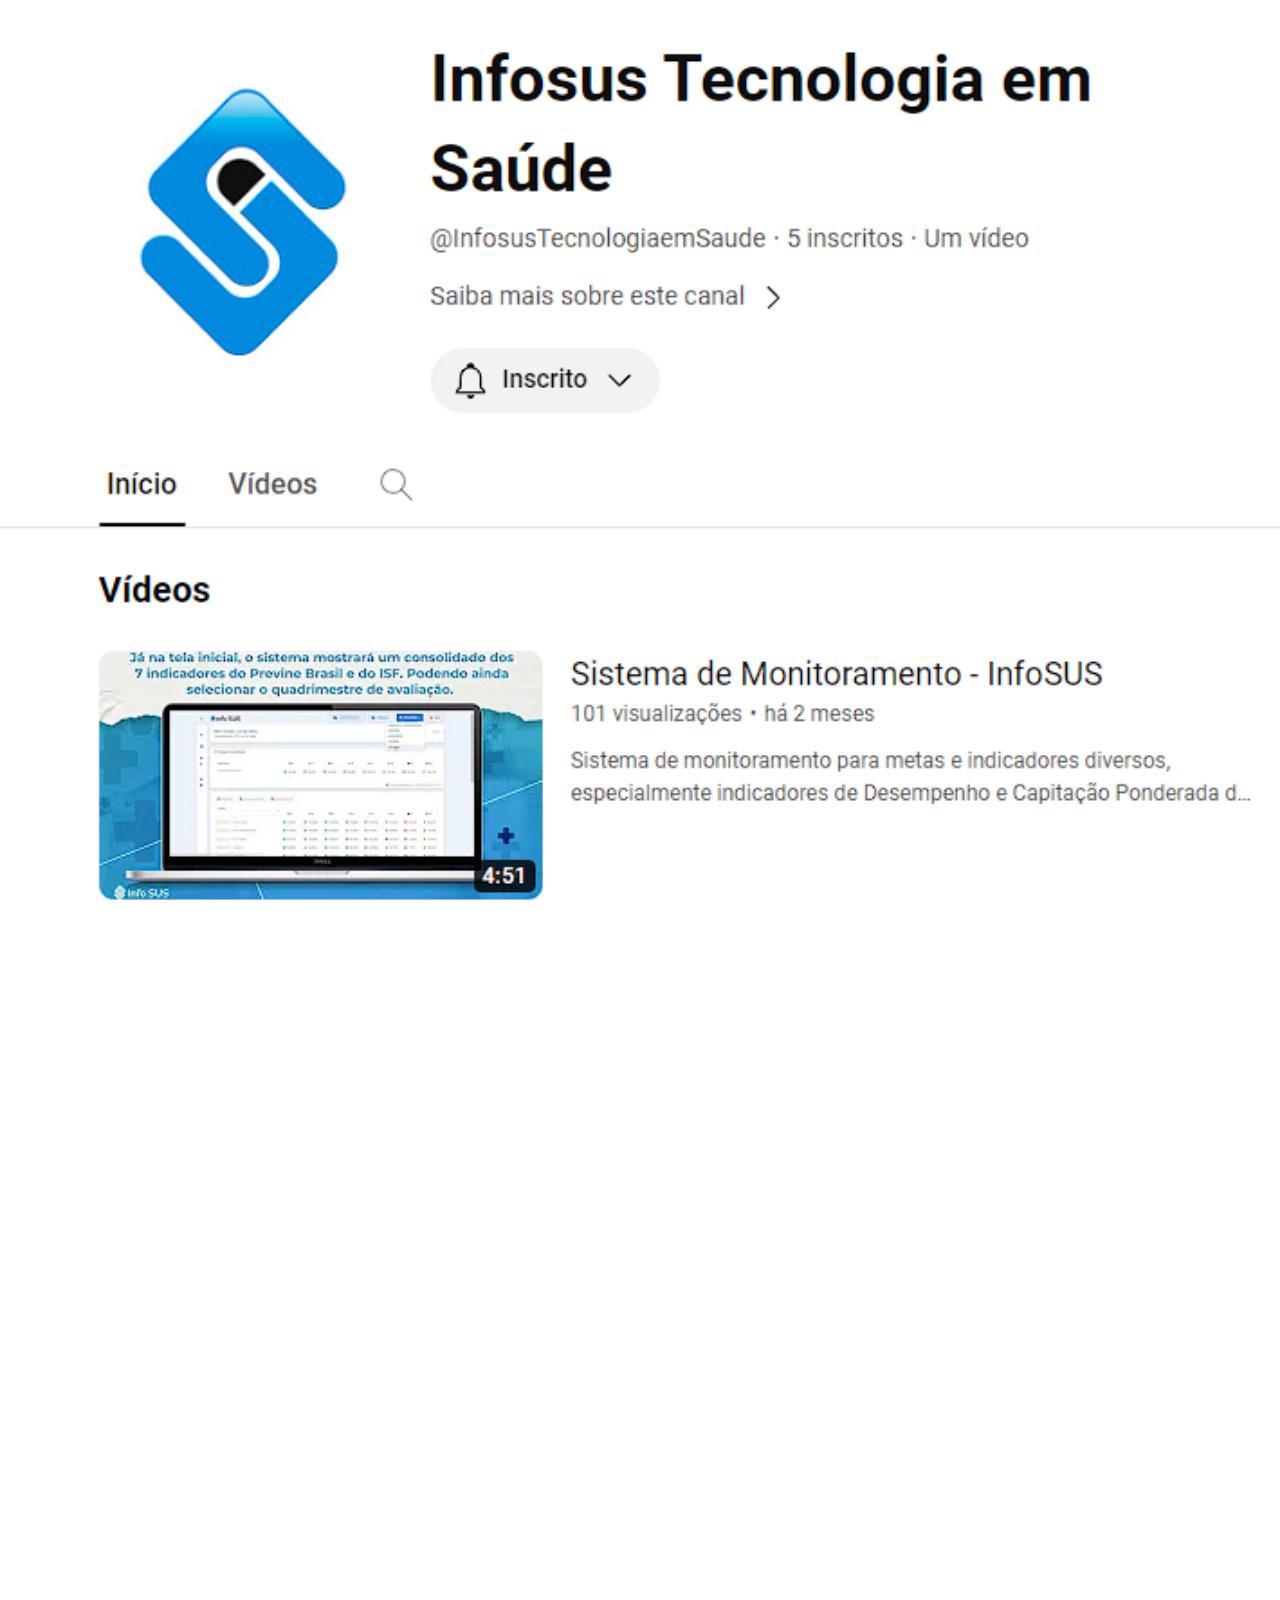
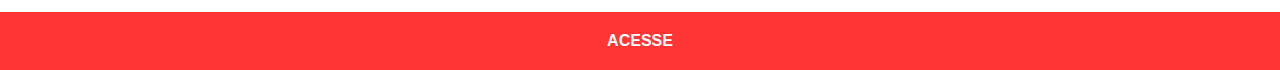
<file: youtube.html>
<!DOCTYPE html>
<html lang="pt-br">
<head>
    <meta charset="UTF-8">
    <meta name="viewport" content="width=device-width, initial-scale=1.0">
    <title>YouTube</title>
  <link rel="stylesheet" href="estilos/social.css">
</head>
<body>
    <img src="imagens/Captura de tela 2023-11-30 184919.png" alt="YouTube">
    <a href="https://www.youtube.com/@InfosusTecnologiaemSaude" target="_blank">ACESSE</a>
</body>
</html>
</file>
<file: estilos/style.css>
@charset "UTF-8";

* {
    margin: 0px;
    padding: 0px;
    font-family: Arial, Helvetica, sans-serif;
}

html, body {
    height: 100vh;
    width: 100vw;
    background-color: black;
}

body {
    background: url(../imagens/fundo-madeira.jpg) no-repeat top center;
    background-size: cover;
    background-attachment: fixed;
}

main {
    height: 100vh;
    position: relative;
}

section#telefone {
    position: absolute;
    top: 50%;
    left: 50%;
    transform: translate(-50%, -50%);

    height: 627px;
    width: 311px;
    background: url(../imagens/frame-iphone.png) no-repeat;
    
}

section#redes-sociais img {
width: 50px;
margin: 10px;
border-radius: 50%;
box-shadow: 2px 2px 5px rgba(0, 0, 0, 0.288);
box-sizing: border-box;
}

section#redes-sociais {
    text-align: right;
}

section#redes-sociais img:hover {
border: 2px solid rgba(255, 255, 255, 0.616);
transform: translate(-2px, -2px);
box-shadow: 3px 3px 7px rgba(0, 0, 0, 0.288);
transition: transform .2s;
}

iframe#tela {
    position: relative;
    top: 80px;
    left: 22px;
    width: 267px;
    height: 471px;
}
</file>
<file: estilos/social.css>
@charset "UTF-8";

* {
    margin: 0px;
    padding: 0px;
    font-family: Arial, Helvetica, sans-serif;
}

::-webkit-scrollbar {
    width: 0px;
    height: 0px;
}

img {
width: 100vw;
}

a {
display: block;
background-color: rgba(255, 0, 0, 0.795);
color: white;
padding: 20px;
text-align: center;
font-weight: bolder;
text-decoration: none;
}

a:hover {
    background-color: red;
}
</file>
